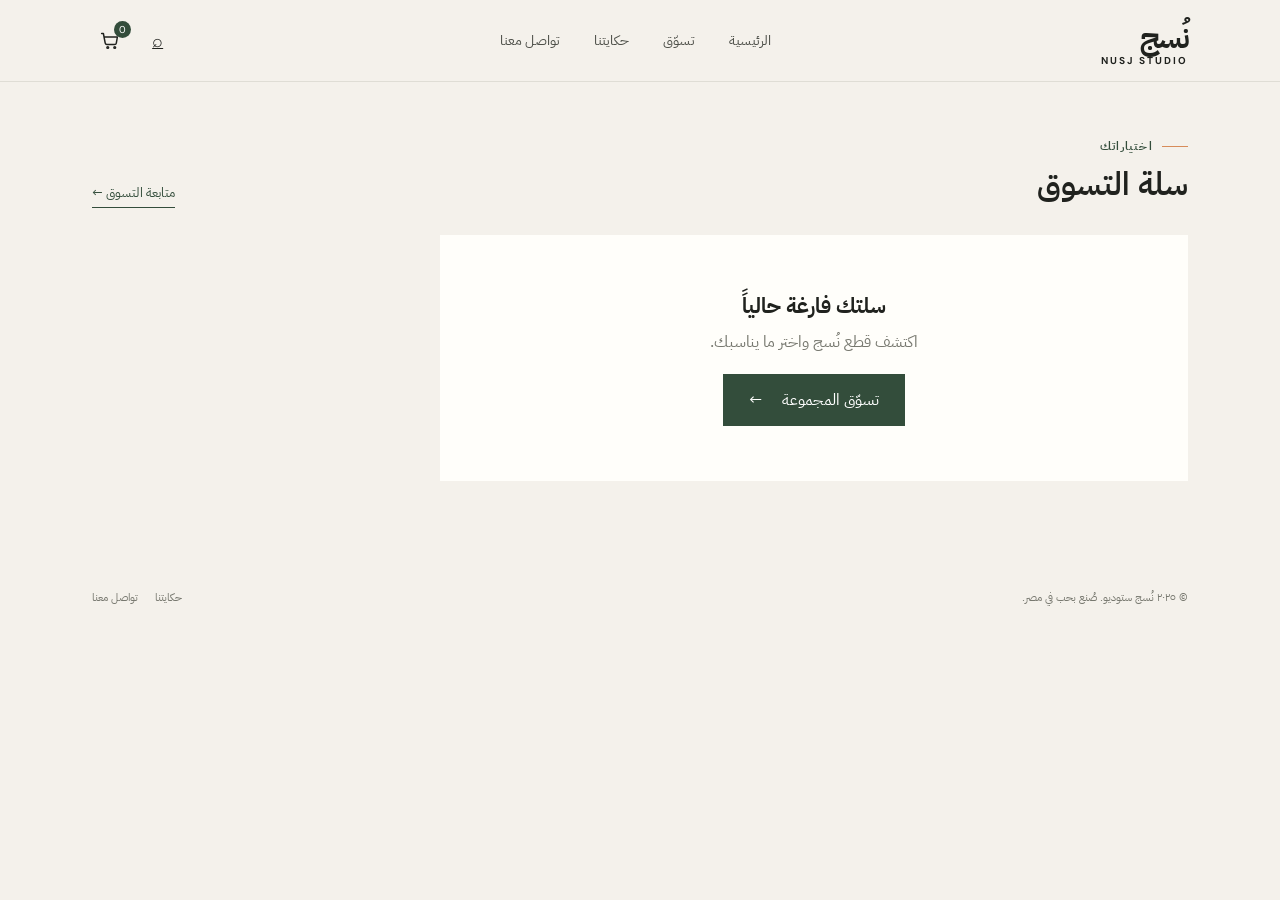
<file: cart.html>
<!doctype html><html lang="ar" dir="rtl"><head><meta charset="utf-8"><meta name="viewport" content="width=device-width,initial-scale=1"><title>سلة التسوق | نُسج</title><link rel="preconnect" href="https://fonts.googleapis.com"><link rel="preconnect" href="https://fonts.gstatic.com" crossorigin><link href="https://fonts.googleapis.com/css2?family=DM+Sans:wght@400;500;600;700&family=IBM+Plex+Sans+Arabic:wght@400;500;600;700&display=swap" rel="stylesheet"><link rel="stylesheet" href="styles.css"><script src="cart.js"></script></head><body>
<header class="header"><a class="logo" href="index.html">نُسج<small>NUSJ STUDIO</small></a><nav class="nav"><a href="index.html">الرئيسية</a><a href="shop.html">تسوّق</a><a href="story.html">حكايتنا</a><a href="contact.html">تواصل معنا</a></nav><div class="actions"><a class="icon-btn" href="shop.html" aria-label="تسوّق">⌕</a><a class="icon-btn cart-link" href="cart.html" aria-label="السلة"><svg viewBox="0 0 24 24" aria-hidden="true"><path d="M3 4h2l2.1 11.1a2 2 0 0 0 2 1.6h8.7a2 2 0 0 0 2-1.6L21 8H6"/><circle cx="10" cy="20" r="1"/><circle cx="18" cy="20" r="1"/></svg><span class="cart-count">0</span></a></div></header>
<main class="section cart-page"><div class="section-head"><div><div class="eyebrow">اختياراتك</div><h2>سلة التسوق</h2></div><a class="text-link" href="shop.html">متابعة التسوق ←</a></div><div class="cart-layout"><div class="cart-list" id="cartList"></div><aside class="cart-summary" id="cartSummary"></aside></div></main><footer class="footer"><span>© ٢٠٢٥ نُسج ستوديو. صُنع بحب في مصر.</span><span><a href="story.html">حكايتنا</a><a href="contact.html">تواصل معنا</a></span></footer>
<script>
const money=n=>new Intl.NumberFormat('ar-EG').format(n)+' ج.م';
function renderCart(){const items=NusjCart.read(),list=document.getElementById('cartList'),summary=document.getElementById('cartSummary');if(!items.length){list.innerHTML='<div class="empty-cart"><strong>سلتك فارغة حالياً</strong><span>اكتشف قطع نُسج واختر ما يناسبك.</span><br><a class="primary" href="shop.html">تسوّق المجموعة <span>←</span></a></div>';summary.hidden=true;return}summary.hidden=false;list.innerHTML=items.map(item=>`<article class="cart-row"><a href="product.html?name=${encodeURIComponent(item.name)}"><img src="${item.img}" alt="${item.name}"></a><div><h3>${item.name}</h3><p>${[item.color,item.size&&("المقاس "+item.size)].filter(Boolean).join(" · ")||"قطعة مختارة من نُسج"}</p><strong class="price">${money(item.price)}</strong></div><div class="qty-control"><button data-action="minus" data-key="${item.id||[item.name,item.size||'',item.color||''].join('::')}" aria-label="تقليل الكمية">−</button><span>${item.qty}</span><button data-action="plus" data-key="${item.id||[item.name,item.size||'',item.color||''].join('::')}" aria-label="زيادة الكمية">＋</button></div><button class="remove-item" data-action="remove" data-key="${item.id||[item.name,item.size||'',item.color||''].join('::')}" aria-label="حذف المنتج">×</button></article>`).join('');const total=items.reduce((sum,item)=>sum+item.price*item.qty,0);summary.innerHTML=`<h3>ملخص الطلب</h3><div class="summary-line"><span>عدد القطع</span><span>${items.reduce((sum,item)=>sum+item.qty,0)}</span></div><div class="summary-line"><span>الشحن</span><span>يُحسب عند تأكيد الطلب</span></div><div class="summary-line summary-total"><span>الإجمالي</span><span>${money(total)}</span></div><button class="primary" id="checkout">إتمام الطلب <span>←</span></button>`;document.getElementById('checkout').onclick=()=>location.href='checkout.html'}
document.getElementById('cartList').onclick=e=>{const button=e.target.closest('[data-action]');if(!button)return;const name=button.dataset.key;if(button.dataset.action==='plus')NusjCart.change(name,1);else if(button.dataset.action==='minus')NusjCart.change(name,-1);else NusjCart.remove(name);renderCart()};window.addEventListener('nusj-cart-changed',renderCart);renderCart();
</script></body></html>
</file>
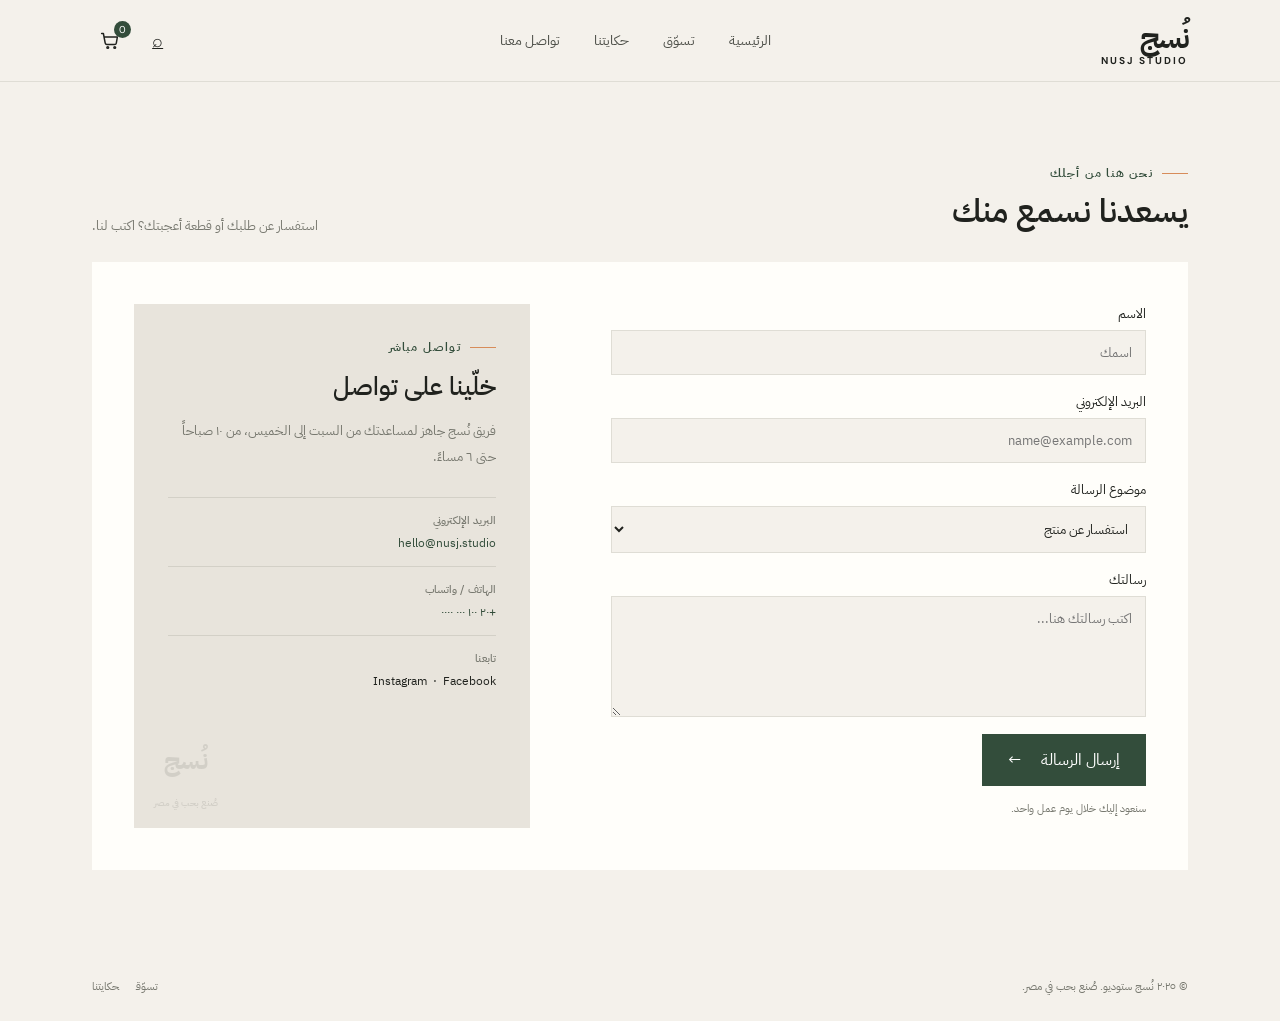
<file: contact.html>
<!doctype html><html lang="ar" dir="rtl"><head><meta charset="utf-8"><meta name="viewport" content="width=device-width,initial-scale=1"><title>تواصل معنا | نُسج</title><link rel="preconnect" href="https://fonts.googleapis.com"><link rel="preconnect" href="https://fonts.gstatic.com" crossorigin><link href="https://fonts.googleapis.com/css2?family=DM+Sans:wght@400;500;600;700&family=IBM+Plex+Sans+Arabic:wght@400;500;600;700&display=swap" rel="stylesheet"><link rel="stylesheet" href="styles.css"><script src="cart.js" defer></script><style>
.contact-layout{display:grid;grid-template-columns:1.15fr .85fr;gap:8%;background:var(--white);padding:42px}.contact-form label{display:block;font-size:13px;margin-bottom:17px}.contact-form input,.contact-form select,.contact-form textarea{display:block;width:100%;margin-top:7px;padding:12px 13px;border:1px solid var(--line);background:var(--paper);font:13px 'IBM Plex Sans Arabic';color:var(--ink);outline-color:var(--green)}.contact-form textarea{resize:vertical}.form-note{font-size:11px;color:var(--muted);margin-top:14px}.contact-info{background:#e8e4dc;padding:34px;position:relative;overflow:hidden}.contact-info h3{font-size:25px;font-weight:500;margin:12px 0}.contact-info>p{font-size:13px;color:var(--muted);line-height:2;margin-bottom:27px}.contact-item{border-top:1px solid #d3d0c7;padding:14px 0;display:flex;flex-direction:column;gap:5px;font-size:12px}.contact-item b{font-size:11px;color:var(--muted);font-weight:500}.contact-item a{color:var(--green);text-decoration:none}.contact-stamp{position:absolute;left:20px;bottom:12px;font-size:25px;font-weight:700;opacity:.1;text-align:center}.contact-stamp small{font-size:9px}@media(max-width:700px){.contact-layout{grid-template-columns:1fr;padding:22px}}
</style></head><body>
<header class="header"><a class="logo" href="index.html">نُسج<small>NUSJ STUDIO</small></a><nav class="nav"><a href="index.html">الرئيسية</a><a href="shop.html">تسوّق</a><a href="story.html">حكايتنا</a><a href="contact.html">تواصل معنا</a></nav><div class="actions"><a class="icon-btn" href="shop.html">⌕</a><a class="icon-btn cart-link" href="cart.html" aria-label="السلة"><svg viewBox="0 0 24 24" aria-hidden="true"><path d="M3 4h2l2.1 11.1a2 2 0 0 0 2 1.6h8.7a2 2 0 0 0 2-1.6L21 8H6"/><circle cx="10" cy="20" r="1"/><circle cx="18" cy="20" r="1"/></svg><span class="cart-count">0</span></a></div></header>
<main><section class="section"><div class="section-head"><div><div class="eyebrow">نحن هنا من أجلك</div><h2>يسعدنا نسمع منك</h2></div><p>استفسار عن طلبك أو قطعة أعجبتك؟ اكتب لنا.</p></div><div class="contact-layout"><form class="contact-form" id="contactForm"><label>الاسم<input required name="name" placeholder="اسمك"></label><label>البريد الإلكتروني<input required type="email" name="email" placeholder="name@example.com"></label><label>موضوع الرسالة<select name="subject"><option>استفسار عن منتج</option><option>متابعة طلب</option><option>استبدال أو استرجاع</option><option>موضوع آخر</option></select></label><label>رسالتك<textarea required rows="5" name="message" placeholder="اكتب رسالتك هنا..."></textarea></label><button class="primary" type="submit">إرسال الرسالة <span>←</span></button><p class="form-note">سنعود إليك خلال يوم عمل واحد.</p></form><aside class="contact-info"><div class="eyebrow">تواصل مباشر</div><h3>خلّينا على تواصل</h3><p>فريق نُسج جاهز لمساعدتك من السبت إلى الخميس، من ١٠ صباحاً حتى ٦ مساءً.</p><div class="contact-item"><b>البريد الإلكتروني</b><a href="mailto:hello@nusj.studio">hello@nusj.studio</a></div><div class="contact-item"><b>الهاتف / واتساب</b><a href="tel:+201000000000">+٢٠ ١٠٠ ٠٠٠ ٠٠٠٠</a></div><div class="contact-item"><b>تابعنا</b><span>Instagram&nbsp; · &nbsp;Facebook</span></div><div class="contact-stamp">نُسج<br><small>صُنع بحب في مصر</small></div></aside></div></section></main><div class="toast" id="toast"></div>
<footer class="footer"><span>© ٢٠٢٥ نُسج ستوديو. صُنع بحب في مصر.</span><span><a href="shop.html">تسوّق</a><a href="story.html">حكايتنا</a></span></footer><script>document.getElementById('contactForm').onsubmit=e=>{e.preventDefault();const t=document.getElementById('toast');t.textContent='وصلتنا رسالتك، شكراً لتواصلك معنا!';t.classList.add('show');setTimeout(()=>t.classList.remove('show'),2600);e.target.reset()}</script></body></html>
</file>
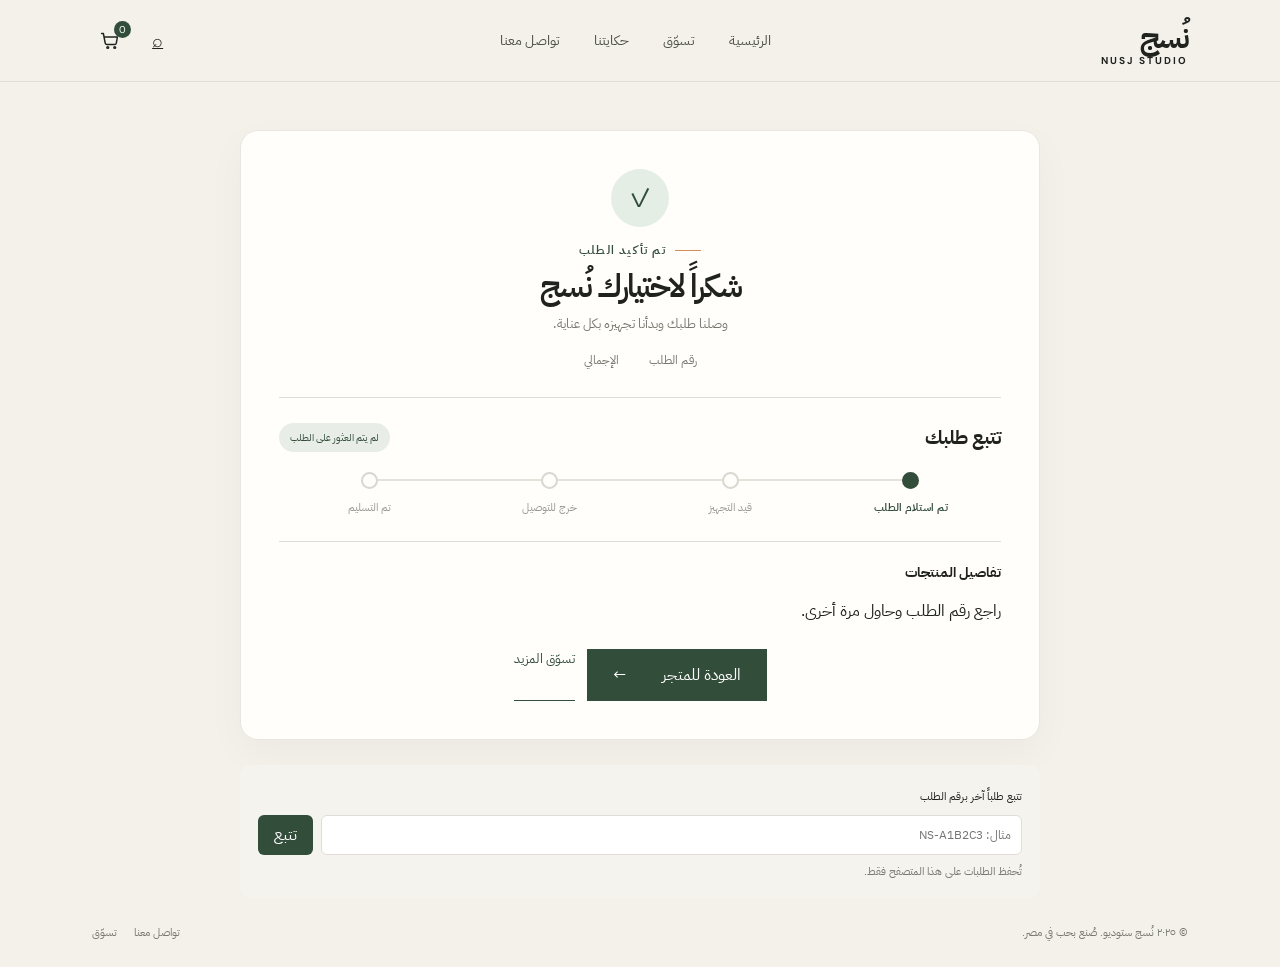
<file: order-success.html>
<!doctype html>
<html lang="ar" dir="rtl">
<head><meta charset="utf-8"><meta name="viewport" content="width=device-width,initial-scale=1"><meta name="theme-color" content="#f4f1eb"><title>نجاح الطلب وتتبع الشحنة | نُسج</title><link rel="preconnect" href="https://fonts.googleapis.com"><link rel="preconnect" href="https://fonts.gstatic.com" crossorigin><link href="https://fonts.googleapis.com/css2?family=DM+Sans:wght@400;500;600;700&family=IBM+Plex+Sans+Arabic:wght@400;500;600;700&display=swap" rel="stylesheet"><link rel="stylesheet" href="styles.css"><script src="cart.js"></script></head>
<body><header class="header"><a class="logo" href="index.html">نُسج<small>NUSJ STUDIO</small></a><nav class="nav"><a href="index.html">الرئيسية</a><a href="shop.html">تسوّق</a><a href="story.html">حكايتنا</a><a href="contact.html">تواصل معنا</a></nav><div class="actions"><a class="icon-btn" href="shop.html">⌕</a><a class="icon-btn cart-link" href="cart.html" aria-label="السلة"><svg viewBox="0 0 24 24" aria-hidden="true"><path d="M3 4h2l2.1 11.1a2 2 0 0 0 2 1.6h8.7a2 2 0 0 0 2-1.6L21 8H6"/><circle cx="10" cy="20" r="1"/><circle cx="18" cy="20" r="1"/></svg><span class="cart-count">0</span></a></div></header>
<main class="success-page"><section class="success-card" id="orderCard"><div class="success-heading"><span class="success-check">✓</span><div class="eyebrow" style="justify-content:center">تم تأكيد الطلب</div><h1>شكراً لاختيارك نُسج</h1><p>وصلنا طلبك وبدأنا تجهيزه بكل عناية.</p><div class="order-meta"><span>رقم الطلب <b id="orderReference"></b></span><span>الإجمالي <b id="orderTotal"></b></span></div></div><div class="tracking-head"><h2>تتبع طلبك</h2><span class="status-chip" id="orderStatus">تم استلام الطلب</span></div><div class="tracking-steps" id="trackingSteps"><div class="tracking-step current">تم استلام الطلب</div><div class="tracking-step">قيد التجهيز</div><div class="tracking-step">خرج للتوصيل</div><div class="tracking-step">تم التسليم</div></div><div class="track-message" id="deliveryEstimate"></div><div class="success-products"><h3>تفاصيل المنتجات</h3><div id="successItems"></div></div><div class="success-actions"><a class="primary" href="index.html">العودة للمتجر <span>←</span></a><a class="text-link" href="shop.html">تسوّق المزيد</a></div></section><section class="track-search"><label for="trackRef">تتبع طلباً آخر برقم الطلب</label><div><input id="trackRef" placeholder="مثال: NS-A1B2C3"><button id="trackButton" type="button">تتبع</button></div><p class="track-message" id="trackMessage"></p></section></main><footer class="footer"><span>© ٢٠٢٥ نُسج ستوديو. صُنع بحب في مصر.</span><span><a href="contact.html">تواصل معنا</a><a href="shop.html">تسوّق</a></span></footer>
<script>
const money=n=>new Intl.NumberFormat('ar-EG').format(n)+' ج.م',safe=s=>String(s).replace(/[&<>"']/g,c=>({'&':'&amp;','<':'&lt;','>':'&gt;','"':'&quot;',"'":'&#39;'}[c]));let orders=[];try{orders=JSON.parse(localStorage.getItem('nusj-orders')||'[]')}catch{};const params=new URLSearchParams(location.search);function findOrder(ref){return orders.find(order=>order.reference.toLowerCase()===String(ref||'').trim().toLowerCase())}function showOrder(order){if(!order){document.getElementById('orderReference').textContent='';document.getElementById('orderTotal').textContent='';document.getElementById('orderStatus').textContent='لم يتم العثور على الطلب';document.getElementById('successItems').innerHTML='<p>راجع رقم الطلب وحاول مرة أخرى.</p>';document.getElementById('deliveryEstimate').textContent='';document.getElementById('trackMessage').textContent='تُحفظ الطلبات على هذا المتصفح فقط.';return}document.getElementById('orderReference').textContent=order.reference;document.getElementById('orderTotal').textContent=money(order.total);document.getElementById('orderStatus').textContent='تم استلام الطلب';const eta=new Date(order.createdAt+3*24*60*60*1000);document.getElementById('deliveryEstimate').textContent='طريقة الدفع: '+order.payment+' · التوصيل المتوقع: '+eta.toLocaleDateString('ar-EG',{day:'numeric',month:'long'});document.getElementById('successItems').innerHTML=(order.items||[]).map(item=>`<div class="success-product"><span>${safe(item.name)}${item.size?' · '+safe(item.size):''}${item.color?' · '+safe(item.color):''} × ${item.qty}</span><b>${money(item.price*item.qty)}</b></div>`).join('');document.getElementById('trackRef').value=order.reference;document.getElementById('trackMessage').textContent='آخر تحديث: تم تسجيل الطلب بنجاح. ستظهر تحديثات التجهيز والتوصيل هنا.'}let order=findOrder(params.get('ref'))||orders[0];showOrder(order);document.getElementById('trackButton').onclick=()=>{const match=findOrder(document.getElementById('trackRef').value);if(match){showOrder(match);history.replaceState(null,'','order-success.html?ref='+encodeURIComponent(match.reference))}else document.getElementById('trackMessage').textContent='لم نجد طلباً بهذا الرقم على هذا المتصفح.'};document.getElementById('trackRef').onkeydown=e=>{if(e.key==='Enter')document.getElementById('trackButton').click()};
</script></body></html>
</file>
<file: styles.css>
:root{--ink:#20221e;--muted:#77786f;--paper:#f4f1eb;--white:#fffefa;--green:#334d3b;--line:#dfddd5;--orange:#d78c5a}
    *{box-sizing:border-box}html{scroll-behavior:smooth}body{margin:0;background:var(--paper);color:var(--ink);font-family:'IBM Plex Sans Arabic',sans-serif}button,a{font:inherit}button{cursor:pointer}.topline{height:36px;background:var(--green);color:#f8f5ed;text-align:center;font-size:12px;display:grid;place-items:center;letter-spacing:.02em}.topline span{color:#e8bd91;margin-inline-start:5px}.header{height:82px;padding:0 7.2%;display:flex;align-items:center;justify-content:space-between;border-bottom:1px solid var(--line);position:sticky;top:0;z-index:5;background:rgba(244,241,235,.94);backdrop-filter:blur(12px)}.logo{font-size:30px;font-weight:700;letter-spacing:-2px;text-decoration:none;color:var(--ink)}.logo small{font-family:'DM Sans';font-size:10px;letter-spacing:2px;display:block;text-align:center;line-height:1;margin-top:-4px}.nav{display:flex;gap:34px}.nav a{font-size:14px;text-decoration:none;color:#4e5049;transition:.2s}.nav a:hover{color:var(--orange)}.actions{display:flex;gap:18px;align-items:center}.icon-btn{border:0;background:transparent;color:var(--ink);padding:7px;position:relative;font-size:18px}.cart-count{position:absolute;top:-2px;right:-4px;background:var(--green);color:white;border-radius:50%;height:17px;width:17px;font:10px 'DM Sans';display:grid;place-items:center}.hero{padding:54px 7.2% 58px;display:grid;grid-template-columns:1fr 1fr;gap:5.5%;align-items:center;min-height:600px}.hero-copy{padding-inline-start:4%}.eyebrow{font-size:12px;color:var(--green);font-weight:600;letter-spacing:.1em;display:flex;align-items:center;gap:9px}.eyebrow:before{content:'';height:1px;width:26px;background:var(--orange)}h1{font-size:clamp(42px,5.6vw,76px);line-height:1.22;letter-spacing:-2px;margin:20px 0 16px;font-weight:600}.hero-copy p{color:var(--muted);font-size:16px;line-height:2;margin:0 0 28px;max-width:450px}.primary{background:var(--green);border:1px solid var(--green);padding:13px 25px;color:white;text-decoration:none;display:inline-flex;gap:20px;align-items:center;transition:.2s}.primary:hover{background:#253a2b;transform:translateY(-2px)}.hero-note{margin-top:35px;display:flex;align-items:center;gap:12px;color:#72736b;font-size:12px}.avatars{display:flex;direction:ltr}.avatars img{height:27px;width:27px;object-fit:cover;border-radius:50%;border:2px solid var(--paper);margin-left:-7px}.hero-note b{color:var(--ink)}.hero-image{height:490px;position:relative;background:#d7d1c5;overflow:hidden}.hero-image img{width:100%;height:100%;object-fit:cover;object-position:center 39%;display:block}.image-tag{position:absolute;bottom:20px;right:20px;background:var(--white);padding:12px 16px;font-size:12px}.image-tag strong{display:block;font-size:15px}.side-label{position:absolute;top:22px;left:20px;writing-mode:vertical-rl;color:#fff;font:10px 'DM Sans';letter-spacing:3px;text-shadow:0 1px 8px #333}.benefits{margin:0 7.2%;border-top:1px solid var(--line);border-bottom:1px solid var(--line);display:grid;grid-template-columns:repeat(3,1fr);padding:21px 0}.benefit{display:flex;justify-content:center;align-items:center;gap:12px;font-size:13px}.benefit+.benefit{border-right:1px solid var(--line)}.benefit i{font-style:normal;font-size:20px;color:var(--green)}.benefit span{color:var(--muted);font-size:11px;display:block}.section{padding:82px 7.2%}.section-head{display:flex;justify-content:space-between;align-items:end;margin-bottom:27px}.section-head h2{font-weight:600;font-size:32px;margin:5px 0 0}.section-head p{color:var(--muted);margin:0;font-size:13px}.filters{display:flex;gap:8px;margin-bottom:25px;flex-wrap:wrap}.filter{border:1px solid var(--line);background:transparent;padding:8px 16px;color:#66675f;font-size:12px}.filter.active,.filter:hover{background:var(--green);color:white;border-color:var(--green)}.products{display:grid;grid-template-columns:repeat(4,1fr);gap:17px}.product{min-width:0}.product-photo{height:330px;position:relative;background:#e5e1d9;overflow:hidden}.product-photo img{width:100%;height:100%;object-fit:cover;transition:transform .5s}.product:hover .product-photo img{transform:scale(1.045)}.badge{position:absolute;top:12px;right:12px;background:var(--white);padding:5px 9px;font-size:10px}.quick-add{position:absolute;bottom:12px;left:12px;border:0;background:var(--white);height:39px;width:39px;font-size:19px;transition:.2s}.quick-add:hover{background:var(--green);color:white}.product-meta{padding:13px 2px}.product-title{font-size:14px}.product-detail{display:flex;justify-content:space-between;margin-top:6px;color:var(--muted);font-size:12px}.price{color:var(--ink);font-family:'DM Sans';font-weight:600}.swatches{display:flex;gap:5px;margin-top:10px}.swatch{width:9px;height:9px;border-radius:50%;border:1px solid #bbb}.story{margin:0 7.2% 82px;display:grid;grid-template-columns:1fr 1fr;background:#e8e4dc;min-height:365px}.story-image{min-height:365px}.story-image img{width:100%;height:100%;object-fit:cover}.story-copy{padding:55px 13%;align-self:center}.story-copy h2{font-size:35px;line-height:1.4;font-weight:500;margin:13px 0}.story-copy p{font-size:13px;color:var(--muted);line-height:2;margin-bottom:23px}.text-link{color:var(--green);font-size:13px;text-decoration:none;border-bottom:1px solid var(--green);padding-bottom:5px}.newsletter{background:var(--green);color:#fff;padding:58px 7.2%;display:flex;justify-content:space-between;align-items:center;gap:30px}.newsletter h2{font-size:27px;font-weight:500;margin:0 0 8px}.newsletter p{font-size:12px;color:#d3d9d0;margin:0}.subscribe{display:flex;border-bottom:1px solid #a9b3a9;width:min(390px,100%)}.subscribe input{flex:1;background:transparent;border:0;color:white;padding:12px 2px;outline:0;font:13px 'IBM Plex Sans Arabic'}.subscribe input::placeholder{color:#c4cec4}.subscribe button{background:transparent;color:white;border:0;font-size:13px;padding:0 8px}.footer{padding:26px 7.2%;display:flex;justify-content:space-between;color:var(--muted);font-size:11px}.footer a{color:inherit;text-decoration:none;margin-inline-start:17px}.toast{position:fixed;bottom:20px;right:50%;transform:translate(50%,20px);background:#222;color:#fff;padding:11px 20px;font-size:13px;opacity:0;transition:.25s;pointer-events:none;z-index:10}.toast.show{opacity:1;transform:translate(50%,0)}.search-pop{position:fixed;inset:0;background:#0007;z-index:8;display:none;place-items:start center;padding-top:18vh}.search-pop.open{display:grid}.search-box{background:var(--paper);padding:30px;width:min(500px,90vw)}.search-box input{width:100%;border:0;border-bottom:1px solid var(--line);background:transparent;padding:12px;font:16px 'IBM Plex Sans Arabic';outline:0}.search-box p{font-size:12px;color:var(--muted)}
    @media(max-width:900px){.header{padding:0 4%}.nav{gap:17px}.hero{padding-inline:5%;gap:4%;min-height:520px}.hero-image{height:420px}.section{padding:65px 5%}.products{grid-template-columns:repeat(2,1fr);gap:20px 13px}.product-photo{height:clamp(240px,48vw,390px)}.story{margin-inline:5%}.benefits{margin-inline:5%}}
    @media(max-width:620px){.topline{height:32px;font-size:10px}.header{height:66px;padding:0 5%}.logo{font-size:25px}.nav{display:none}.actions{gap:8px}.hero{grid-template-columns:1fr;padding:38px 5% 34px;gap:28px}.hero-copy{padding:0}h1{font-size:46px;margin:15px 0 10px}.hero-copy p{font-size:14px}.hero-image{height:390px;grid-row:1}.hero-note{margin-top:22px}.benefits{padding:15px 0;grid-template-columns:1fr;gap:12px}.benefit{justify-content:flex-start;padding-inline:12px;font-size:12px}.benefit+.benefit{border:0}.benefit i{font-size:17px}.section{padding:53px 5%}.section-head{align-items:start;gap:15px;flex-direction:column}.section-head h2{font-size:27px}.products{gap:18px 10px}.product-photo{height:58vw;max-height:335px}.product-title{font-size:12px}.product-detail{font-size:11px}.badge{top:8px;right:8px;font-size:9px}.quick-add{height:34px;width:34px}.story{grid-template-columns:1fr;margin:0 5% 55px}.story-image{height:250px;min-height:0}.story-copy{padding:32px 8% 38px}.story-copy h2{font-size:29px}.newsletter{padding:38px 6%;display:block}.newsletter h2{font-size:24px}.subscribe{margin-top:20px}.footer{padding:20px 6%;gap:12px;flex-direction:column}.footer a{margin-inline:0 15px}}
  
.cart-link{display:grid;place-items:center}.cart-link svg{width:21px;height:21px;fill:none;stroke:currentColor;stroke-width:1.7;stroke-linecap:round;stroke-linejoin:round}.cart-count{position:absolute;top:-2px;right:-4px;background:var(--green);color:white;border-radius:50%;height:17px;width:17px;font:10px DM Sans;display:grid;place-items:center}.cart-page{padding-top:55px}.cart-layout{display:grid;grid-template-columns:1fr 320px;gap:28px;align-items:start}.cart-list{background:var(--white)}.cart-row{display:grid;grid-template-columns:90px 1fr auto auto;gap:18px;align-items:center;padding:16px;border-bottom:1px solid var(--line)}.cart-row img{width:90px;height:105px;object-fit:cover;background:#e5e1d9}.cart-row h3{font-size:14px;font-weight:500;margin:0 0 6px}.cart-row p{font-size:12px;color:var(--muted);margin:0}.qty-control{display:flex;align-items:center;border:1px solid var(--line)}.qty-control button{border:0;background:transparent;padding:6px 10px}.qty-control span{min-width:22px;text-align:center;font:13px DM Sans}.remove-item{border:0;background:transparent;color:var(--muted);font-size:18px}.cart-summary{background:#e8e4dc;padding:25px;position:sticky;top:100px}.cart-summary h3{font-size:19px;margin:0 0 20px}.summary-line{display:flex;justify-content:space-between;font-size:13px;margin:12px 0;color:#56584f}.summary-total{border-top:1px solid #cecbc1;padding-top:15px;color:var(--ink);font-weight:600}.cart-summary .primary{width:100%;justify-content:space-between;margin-top:15px}.empty-cart{text-align:center;background:var(--white);padding:55px 20px;color:var(--muted)}.empty-cart strong{display:block;font-size:21px;color:var(--ink);margin-bottom:8px}.empty-cart a{margin-top:20px}@media(max-width:760px){.cart-layout{grid-template-columns:1fr}.cart-row{grid-template-columns:70px 1fr auto;gap:11px;padding:12px}.cart-row img{width:70px;height:85px}.cart-row .price{grid-column:2}.cart-summary{position:static}.cart-page{padding-top:38px}}
.product-photo img,.product-title{cursor:pointer}.detail-layout{display:grid;grid-template-columns:1fr 1fr;gap:7%;align-items:start}.detail-photo{background:#e5e1d9}.detail-photo img{display:block;width:100%;max-height:660px;object-fit:cover}.detail-info{padding:25px 0}.detail-info h1{font-size:38px;letter-spacing:0}.detail-price{font:600 20px DM Sans;margin:20px 0}.detail-description{line-height:2;color:var(--muted);font-size:14px}.detail-info .primary{margin:18px 0 30px}.reviews{border-top:1px solid var(--line);padding-top:50px;margin-top:70px}.review-list{display:grid;gap:12px;margin:22px 0}.review-card{background:var(--white);padding:18px}.review-card b{font-size:13px}.review-card p{font-size:13px;line-height:1.8;margin:8px 0 0}.review-stars{color:#b27940;letter-spacing:2px}.review-form{max-width:620px;background:var(--white);padding:25px}.review-form label{display:block;font-size:13px;margin-bottom:14px}.review-form input,.review-form textarea,.review-form select{display:block;width:100%;padding:11px;margin-top:6px;border:1px solid var(--line);background:var(--paper);font:13px IBM Plex Sans Arabic}.review-empty{color:var(--muted);font-size:13px}@media(max-width:700px){.detail-layout{grid-template-columns:1fr;gap:10px}.detail-info h1{font-size:32px}.detail-photo img{max-height:480px}.reviews{margin-top:40px}}
.product-page{padding-top:35px;padding-bottom:55px}.crumb{display:flex;gap:10px;align-items:center;color:var(--muted);font-size:12px;margin-bottom:22px}.crumb a{color:var(--green);text-decoration:none}.detail-layout{grid-template-columns:minmax(0,1fr) minmax(0,.88fr);gap:6%;align-items:center}.detail-photo{position:relative;overflow:hidden;border-radius:10px;background:#e9e6df;box-shadow:0 18px 45px #29271912}.detail-photo img{max-height:650px;aspect-ratio:4/4.7;object-fit:cover}.photo-note{position:absolute;bottom:18px;right:18px;background:#fffefaed;padding:10px 14px;font-size:11px}.detail-info{padding:18px 0}.detail-topline{display:flex;gap:8px;align-items:center;color:var(--green);font-size:12px}.detail-badge{background:#eae9e1;color:#656b54;padding:5px 10px;border-radius:99px}.detail-info h1{font-size:clamp(34px,4vw,48px);line-height:1.25;letter-spacing:-1px;margin:14px 0}.detail-price{font:600 22px DM Sans;margin:0 0 10px}.detail-rating{display:flex;align-items:center;gap:10px;font-size:12px;margin-bottom:20px}.detail-rating span,.review-stars{color:#b97d38;letter-spacing:2px}.detail-rating a{color:var(--muted);text-decoration:none;border-bottom:1px solid var(--line)}.detail-description{font-size:14px;line-height:2;color:var(--muted);max-width:470px;border-top:1px solid var(--line);padding-top:15px}.option-group{margin:20px 0}.option-heading{display:flex;align-items:center;gap:10px;margin-bottom:11px;font-size:13px}.option-heading span{color:var(--muted)}.option-heading a{margin-right:auto;color:var(--green);font-size:11px}.color-options,.size-options{display:flex;gap:9px;flex-wrap:wrap}.color-choice{width:30px;height:30px;border:1px solid #ddd;border-radius:50%;background:var(--swatch);position:relative}.color-choice.selected:after{content:"";position:absolute;inset:-4px;border:1px solid var(--green);border-radius:50%}.size-choice{min-width:43px;height:40px;padding:0 10px;border:1px solid var(--line);background:transparent;color:var(--ink);font:12px DM Sans;transition:.18s}.size-choice:hover,.size-choice.selected{background:var(--green);border-color:var(--green);color:white}.no-size{font-size:12px;color:var(--muted)}.add-detail{min-width:210px;justify-content:space-between;margin:10px 0 15px}.delivery-note{font-size:11px;color:var(--muted);display:flex;gap:8px;align-items:center}.delivery-note>span:first-child{color:var(--green);font-size:17px}.detail-perks{border-top:1px solid var(--line);margin-top:20px;padding-top:15px;display:flex;gap:15px;flex-wrap:wrap;color:#73756d;font-size:10px}.size-guide{margin:8px 7.2% 30px;padding:0 20px}.size-guide details{border-block:1px solid var(--line);padding:15px 0}.size-guide summary{cursor:pointer;font-size:13px;color:var(--green)}.size-guide p{font-size:12px;color:var(--muted);line-height:1.9}.reviews.section{margin:15px 7.2% 25px;padding:38px;background:var(--white);border-radius:18px;box-shadow:0 16px 45px #2927190b}.reviews-heading{display:flex;justify-content:space-between;align-items:center;gap:20px;margin-bottom:25px}.reviews-heading h2{font-size:clamp(23px,3vw,32px);font-weight:600;margin:8px 0}.reviews-heading p{font-size:13px;color:var(--muted);margin:0}.rating-summary{min-width:135px;background:#f1efe9;border-radius:12px;padding:13px 16px;display:grid;grid-template-columns:auto 1fr;column-gap:10px;align-items:center}.rating-summary strong{font:600 25px DM Sans}.rating-summary .review-stars{font-size:11px;letter-spacing:1px}.rating-summary small{grid-column:1/-1;color:var(--muted);font-size:10px;margin-top:3px}.reviews-grid{display:grid;grid-template-columns:1fr 1fr;gap:18px;align-items:stretch}.review-feed{display:grid;align-content:start;gap:10px}.review-empty{min-height:100%;background:#f5f3ee;border-radius:13px;padding:26px;display:flex;flex-direction:column;align-items:flex-start;justify-content:center;color:var(--muted)}.review-empty .empty-star{font-size:35px;color:#c49a68}.review-empty b{color:var(--ink);font-size:15px;margin:7px 0}.review-empty p{font-size:12px;margin:0}.review-card{background:#f5f3ee;border-radius:12px;padding:17px}.review-card-top{display:flex;justify-content:space-between;gap:12px;align-items:center}.review-card-top b{font-size:13px}.review-card p{font-size:13px;line-height:1.8;margin:10px 0 0;color:#55574f}.review-form{max-width:none;background:#f5f3ee;border-radius:13px;padding:22px}.form-kicker{font-size:11px;color:var(--green)}.review-form h3{font-size:19px;margin:5px 0 17px}.review-form label{display:block;font-size:12px;margin-bottom:12px}.review-form label>span{color:var(--muted);font-size:10px}.review-form input,.review-form select,.review-form textarea{display:block;width:100%;margin-top:6px;padding:10px 12px;border:1px solid #e0ded6;border-radius:7px;background:white;font:12px IBM Plex Sans Arabic;outline-color:var(--green)}.review-form textarea{resize:vertical}.review-form .primary{padding:11px 18px;font-size:12px}.recommended .section-head{align-items:center}.related-title{text-decoration:none;color:var(--ink)}.related-open{display:grid;place-items:center;text-decoration:none;color:var(--ink);font-size:17px}@media(max-width:760px){.detail-layout{grid-template-columns:1fr;gap:15px}.detail-info{padding:4px 0}.detail-info h1{font-size:34px}.detail-photo img{max-height:500px}.reviews.section{margin:12px 5% 20px;padding:22px 17px}.reviews-heading{align-items:flex-start}.rating-summary{min-width:100px;padding:10px}.reviews-grid{grid-template-columns:1fr}.review-feed{min-height:110px}.size-guide{margin-inline:5%}.product-page{padding-top:25px}.detail-perks{gap:9px}}@media(max-width:430px){.reviews-heading{display:block}.rating-summary{display:inline-grid;margin-top:16px}.detail-price{font-size:20px}}
.product-open{display:block;text-decoration:none;color:var(--ink);width:fit-content}.product-open-cta{display:flex;align-items:center;justify-content:space-between;color:var(--green);text-decoration:none;font-size:11px;margin-top:12px;padding-top:9px;border-top:1px solid var(--line)}.product-open-cta span{font-size:15px;transition:transform .2s}.product-open-cta:hover span{transform:translateX(-3px)}
.checkout-page{padding-top:44px;padding-bottom:70px}.checkout-title{display:flex;justify-content:space-between;align-items:end;margin-bottom:25px}.checkout-title h1{font-size:34px;letter-spacing:-.5px;margin:7px 0 0}.checkout-progress{display:flex;align-items:center;gap:12px;max-width:520px;margin:0 auto 32px}.checkout-progress>i{height:1px;flex:1;background:var(--line)}.progress-step{display:flex;align-items:center;gap:9px;color:#a1a198;font-size:12px;white-space:nowrap}.progress-step>span{height:30px;width:30px;border:1px solid var(--line);border-radius:50%;display:grid;place-items:center;font:12px DM Sans}.progress-step.current{color:var(--green)}.progress-step.current>span,.progress-step.done>span{background:var(--green);border-color:var(--green);color:white}.checkout-layout{display:grid;grid-template-columns:minmax(0,1fr) 335px;gap:25px;align-items:start}.checkout-card,.checkout-summary{background:var(--white);border:1px solid #e8e5dd;border-radius:14px;box-shadow:0 12px 36px #24211708}.checkout-card{padding:30px}.panel-title{display:flex;gap:15px;align-items:center;margin-bottom:25px}.panel-title>span{font:500 12px DM Sans;color:#a27a4a;background:#f0ebe2;border-radius:50%;height:38px;width:38px;display:grid;place-items:center}.panel-title h2{font-size:21px;font-weight:600;margin:0 0 4px}.panel-title p{font-size:12px;color:var(--muted);margin:0}.field-grid{display:grid;grid-template-columns:1fr 1fr;gap:16px}.field-grid label{font-size:12px;color:#4d5048}.field-grid input,.field-grid select,.field-grid textarea{width:100%;display:block;margin-top:7px;padding:12px 13px;border:1px solid #e2dfd7;border-radius:7px;background:#fffefa;color:var(--ink);font:13px IBM Plex Sans Arabic;outline-color:var(--green)}.field-grid textarea{resize:vertical}.full-field{grid-column:1/-1}.optional{font-size:10px;color:var(--muted)}.checkout-actions{display:flex;justify-content:space-between;align-items:center;border-top:1px solid var(--line);margin-top:27px;padding-top:20px}.checkout-actions .primary{min-width:185px;justify-content:space-between;padding:12px 17px}.back-step{background:transparent;border:0;color:var(--muted);padding:12px 5px}.checkout-summary{padding:24px;position:sticky;top:100px}.summary-top{display:flex;justify-content:space-between;align-items:center;font-weight:600;font-size:15px;margin-bottom:15px}.summary-top span+span{color:var(--muted);font-size:11px;font-weight:400}.checkout-items{border-bottom:1px solid var(--line);margin-bottom:15px}.checkout-item{display:grid;grid-template-columns:52px 1fr auto;gap:10px;align-items:center;padding:11px 0;border-bottom:1px solid #efede8}.checkout-item img{width:52px;height:62px;object-fit:cover;background:#e5e1d9;border-radius:5px}.checkout-item div{display:flex;flex-direction:column;gap:4px}.checkout-item b{font-size:11px;font-weight:500}.checkout-item small{font-size:10px;color:var(--muted)}.checkout-item strong{font:500 11px DM Sans;white-space:nowrap}.checkout-summary .summary-line{font-size:12px}.checkout-summary .summary-total{font-size:14px}.summary-foot{font-size:10px;color:var(--muted);margin:15px 0 0}.payment-options{display:grid;gap:11px}.payment-option{display:grid;grid-template-columns:48px 1fr 18px;gap:13px;align-items:center;padding:16px;border:1px solid #e2dfd7;border-radius:10px;position:relative;cursor:pointer;transition:.18s}.payment-option:has(input:checked){border-color:var(--green);background:#f5f6f2}.payment-option input{position:absolute;opacity:0}.payment-mark{width:42px;height:32px;border-radius:6px;display:grid;place-items:center;font:700 11px DM Sans}.visa-mark{color:#1b3974;background:#edf1fa}.cod-mark{color:var(--green);background:#e8eee7}.payment-copy{display:grid;gap:4px}.payment-copy b{font-size:13px;font-weight:600}.payment-copy small{font-size:11px;color:var(--muted)}.radio-dot{height:17px;width:17px;border:1px solid #b5b8ae;border-radius:50%;position:relative}.payment-option:has(input:checked) .radio-dot{border-color:var(--green)}.payment-option:has(input:checked) .radio-dot:after{content:"";position:absolute;inset:4px;background:var(--green);border-radius:50%}.secure-note{display:none;align-items:flex-start;gap:11px;background:#f3f1ea;border-radius:8px;padding:13px;margin-top:12px}.secure-note.visible{display:flex}.secure-note>span{font-size:20px;color:var(--green)}.secure-note p{font-size:11px;line-height:1.8;color:#62645c;margin:0}.checkout-delivery{margin-top:18px}.review-order{display:grid;gap:0}.review-order-row{display:flex;justify-content:space-between;gap:15px;padding:12px 0;border-bottom:1px solid #efede8;font-size:12px}.review-order-row b{white-space:nowrap}.review-order-total{font-weight:600;border-bottom:0}.review-address{background:#f4f2ec;border-radius:8px;padding:14px;margin-top:16px;font-size:12px}.review-address b{color:var(--green)}.review-address p{margin:8px 0 0;color:#5f615a;line-height:1.8}.checkout-notice{background:#fff3dc;color:#76541f;padding:13px 15px;border-radius:8px;margin-top:15px;font-size:12px;line-height:1.8}.checkout-empty{text-align:center;padding:35px 15px}.checkout-empty h2{font-size:23px}.checkout-empty p{color:var(--muted);font-size:13px}.checkout-empty .primary{margin-top:10px}.order-success{text-align:center;padding:50px 15px}.order-success>span{margin:0 auto 18px;display:grid;place-items:center;background:#e5eee5;color:var(--green);width:55px;height:55px;border-radius:50%;font-size:23px}.order-success h2{font-size:27px;margin:9px 0}.order-success p{font-size:13px;color:var(--muted);line-height:1.9}.order-success .primary{margin-top:17px}@media(max-width:820px){.checkout-layout{grid-template-columns:1fr}.checkout-summary{position:static;grid-row:1}.checkout-card{grid-row:2}}@media(max-width:560px){.checkout-page{padding:32px 5% 50px}.checkout-title h1{font-size:29px}.checkout-card{padding:21px 17px}.field-grid{grid-template-columns:1fr;gap:13px}.full-field{grid-column:auto}.checkout-progress{gap:7px}.progress-step{gap:5px;font-size:10px}.progress-step>span{width:26px;height:26px}.checkout-progress>i{min-width:15px}.checkout-actions .primary{min-width:160px}.checkout-summary{padding:18px}}
.address-input-row{display:flex;gap:9px;align-items:stretch;margin-top:7px}.address-input-row input{margin-top:0;min-width:0;flex:1}.locate-btn{border:1px solid var(--green);background:#f4f6f2;color:var(--green);padding:0 14px;white-space:nowrap;border-radius:7px;font:12px IBM Plex Sans Arabic}.locate-btn:hover{background:var(--green);color:white}.location-status{display:block;color:var(--muted);font-size:10px;margin-top:7px}.map-link{display:inline-block;color:var(--green);font-size:11px;margin-top:7px}.card-fields{margin-top:14px;padding:17px;background:#f4f2ec;border-radius:9px}.card-fields[hidden]{display:none}.card-fields label{display:block;font-size:11px;margin-bottom:10px}.card-fields input{display:block;width:100%;margin-top:6px;padding:11px 12px;background:white;border:1px solid #e2dfd7;border-radius:6px;font:13px IBM Plex Sans Arabic}.card-fields>div{display:grid;grid-template-columns:1fr 1fr;gap:12px}.card-fields>small{color:var(--muted);font-size:10px}.success-page{max-width:800px;margin:0 auto;padding-top:48px}.success-card{background:var(--white);border:1px solid #e9e6df;border-radius:18px;padding:38px;box-shadow:0 14px 42px #24211709}.success-heading{text-align:center;padding-bottom:28px;border-bottom:1px solid var(--line)}.success-check{margin:0 auto 14px;width:58px;height:58px;border-radius:50%;background:#e5eee5;color:var(--green);display:grid;place-items:center;font-size:27px}.success-heading h1{font-size:32px;margin:8px 0}.success-heading p{color:var(--muted);font-size:13px;margin:0}.order-meta{display:flex;justify-content:center;gap:30px;margin-top:18px;font-size:12px}.order-meta span{color:var(--muted)}.order-meta b{color:var(--ink)}.tracking-head{display:flex;justify-content:space-between;align-items:center;margin:25px 0 20px}.tracking-head h2{font-size:19px;margin:0}.status-chip{background:#e8eee7;color:var(--green);padding:7px 11px;border-radius:99px;font-size:10px}.tracking-steps{display:grid;grid-template-columns:repeat(4,1fr);position:relative}.tracking-step{position:relative;text-align:center;padding:0 7px;color:#999a91;font-size:11px}.tracking-step:before{content:"";display:block;width:13px;height:13px;margin:0 auto 10px;border:2px solid #d9d8d0;border-radius:50%;background:var(--white);position:relative;z-index:1}.tracking-step:not(:last-child):after{content:"";position:absolute;height:2px;background:#e4e2da;top:7px;right:50%;width:100%}.tracking-step.current{color:var(--green);font-weight:600}.tracking-step.current:before,.tracking-step.done:before{background:var(--green);border-color:var(--green)}.tracking-step.done:after{background:var(--green)}.success-products{border-top:1px solid var(--line);margin-top:25px;padding-top:20px}.success-products h3{font-size:14px;margin:0 0 12px}.success-product{display:flex;justify-content:space-between;gap:12px;padding:8px 0;font-size:12px}.success-product span{color:var(--muted)}.success-actions{display:flex;justify-content:center;gap:12px;margin-top:26px}.success-actions .primary{min-width:180px;justify-content:space-between}.track-search{margin-top:25px;padding:18px;background:#f5f3ee;border-radius:10px}.track-search label{font-size:11px}.track-search>div{display:flex;gap:8px;margin-top:8px}.track-search input{flex:1;min-width:0;border:1px solid var(--line);background:white;padding:10px;border-radius:6px;font:12px IBM Plex Sans Arabic}.track-search button{border:0;background:var(--green);color:white;padding:0 16px;border-radius:6px}.track-message{color:var(--muted);font-size:11px;margin:8px 0 0}@media(max-width:600px){.address-input-row{flex-direction:column}.locate-btn{padding:10px}.success-page{padding:28px 5%}.success-card{padding:25px 17px}.order-meta{gap:14px}.tracking-step{font-size:9px;padding:0 2px}.success-heading h1{font-size:26px}.success-actions{flex-direction:column}.success-actions .primary{justify-content:center}}
.location-picker{grid-column:1/-1;border-top:1px solid var(--line);padding-top:16px;margin-top:2px}.location-title{display:flex;justify-content:space-between;align-items:center;margin-bottom:10px;font-size:12px}.location-title button{border:1px solid var(--line);background:white;color:var(--green);border-radius:6px;padding:7px 11px;font:11px IBM Plex Sans Arabic}.location-title button:hover{border-color:var(--green);background:#f4f6f2}#locationMap{height:290px;width:100%;border:1px solid #e3e0d8;border-radius:9px;overflow:hidden;z-index:0;background:#e9e7e1}.location-picker>small{display:block;font-size:10px;color:var(--muted);margin-top:8px}.leaflet-container{font-family:IBM Plex Sans Arabic,sans-serif}.leaflet-control-attribution{font-size:9px!important}@media(max-width:560px){#locationMap{height:235px}.location-title{align-items:flex-start}}
.map-credit{font-size:9px!important;color:#8a8a80!important}
/* Interactive payment card preview */
.card-payment-layout{display:grid;grid-template-columns:minmax(230px,.72fr) minmax(0,1.4fr);gap:24px;align-items:center;margin-top:14px;padding:22px;background:#f4f2ec;border-radius:12px}.card-payment-layout[hidden]{display:none!important}.bank-card-scene{width:100%;max-width:350px;perspective:1000px;margin:auto}.bank-card{position:relative;width:100%;aspect-ratio:1.586;transform-style:preserve-3d;transition:transform .7s cubic-bezier(.2,.75,.25,1);color:#fff}.bank-card-scene.is-back .bank-card{transform:rotateY(180deg)}.bank-card-face{position:absolute;inset:0;display:flex;flex-direction:column;justify-content:space-between;padding:clamp(18px,3vw,27px);overflow:hidden;border-radius:17px;backface-visibility:hidden;background:radial-gradient(circle at 15% 0%,#66816e 0,transparent 44%),linear-gradient(135deg,#243c31,#45624e 58%,#1d3027);box-shadow:0 18px 38px #253b3040}.bank-card-face:after{content:"";position:absolute;width:240px;height:240px;left:-110px;bottom:-155px;border:1px solid #ffffff24;border-radius:50%;box-shadow:0 0 0 18px #ffffff08,0 0 0 38px #ffffff06;pointer-events:none}.bank-card-front{transform:rotateY(0)}.bank-card-back{transform:rotateY(180deg)}.bank-card-top,.bank-card-bottom{position:relative;z-index:1;display:flex;align-items:center;justify-content:space-between}.bank-card-top>b{font-size:17px;letter-spacing:1.4px}.bank-card-chip{width:39px;height:29px;border:1px solid #e6d7a080;border-radius:7px;background:linear-gradient(135deg,#d8c98e,#f0e5b8 48%,#a99760);box-shadow:inset 0 0 0 1px #786d4b45}.bank-card-number{position:relative;z-index:1;min-height:25px;font:500 clamp(15px,2vw,19px) 'DM Sans',sans-serif;letter-spacing:1.7px;text-align:left;white-space:nowrap}.bank-card-bottom{gap:15px}.bank-card-bottom span{display:grid;gap:4px}.bank-card-bottom span:first-child{flex:1}.bank-card-bottom small,.bank-card-cvc-row small{font-size:9px;color:#e6e9e3b8}.bank-card-bottom b{font-size:11px;font-weight:500;letter-spacing:.4px}.bank-card-stripe{height:43px;margin:3px calc(clamp(18px,3vw,27px) * -1) 15px;background:#18221d}.bank-card-cvc-row{display:flex;justify-content:space-between;align-items:center;padding:8px 10px;border-radius:4px;background:#fff;color:#253b30}.bank-card-cvc-row b{font:600 13px 'DM Sans',sans-serif;letter-spacing:2px}.bank-card-signature{align-self:flex-end;margin-top:12px;color:#ffffffa6;font-size:8px;letter-spacing:2px}.card-payment-layout .card-fields{margin:0;padding:0;background:transparent}.card-payment-layout .card-fields>div{grid-template-columns:1fr 1fr}@media(max-width:760px){.card-payment-layout{grid-template-columns:1fr;gap:20px;padding:18px}.bank-card-scene{max-width:330px}.card-payment-layout .card-fields>div{grid-template-columns:1fr 1fr}}@media(max-width:430px){.card-payment-layout .card-fields>div{grid-template-columns:1fr}.bank-card-scene{max-width:300px}}
 .bank-card-bottom span:first-child b{max-width:190px;overflow:hidden;text-overflow:ellipsis;white-space:nowrap}
</file>
